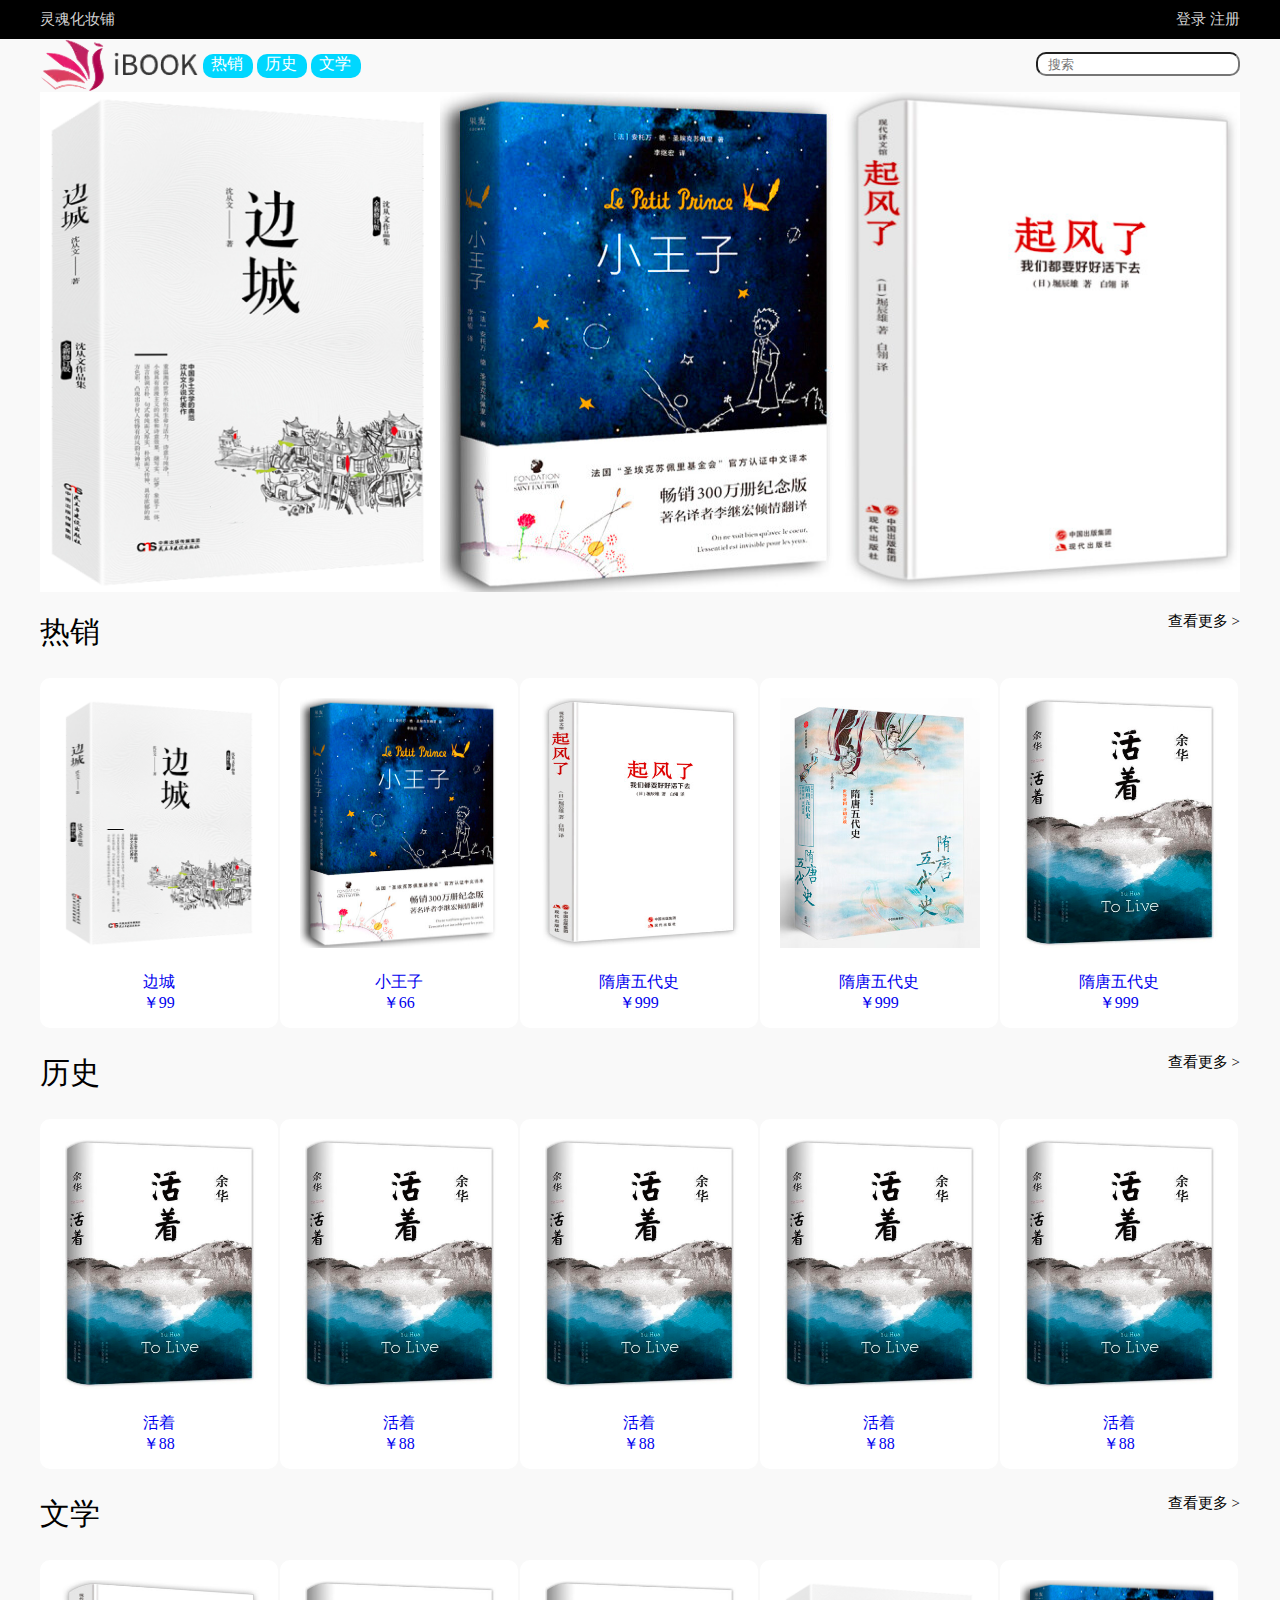
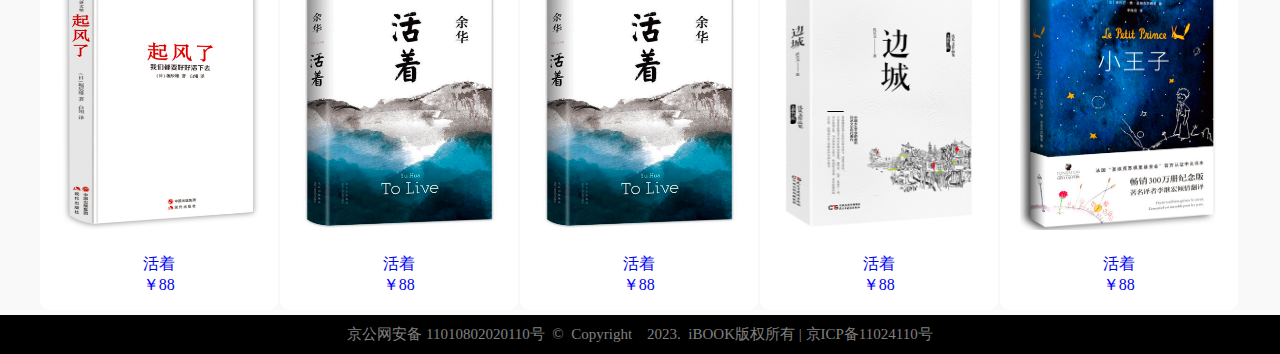
<file: src/main/resources/static/index.html>
<!DOCTYPE html>
<html>
	<head>
		<meta charset="utf-8">
		<title>灵魂化妆铺</title>
		<link rel="shortcut icon" href="favicon.ico" type="image/x-icon">
		<link rel="stylesheet" href="css/index.css">
	</head>
	<body>
		<div id="header">
			<div>
				<span id="left">灵魂化妆铺</span>
				<span id="right" style="float: right;">
					<a href="login.html">登录</a>
					<a href="register.html">注册</a>
				</span>
			</div>
		</div>
		<div id="main">
			<div id="m1">
				<span>
					<img src="img/logo.png" a	lt="" style="vertical-align: middle;">
					<a href="">热销</a>
					<a href="">历史</a>
					<a href="">文学</a>
				</span>
				<span style="float:right;padding-top: 13px;">
					<input type="text" placeholder="搜索" style="width:200px;height: 20px;border-radius: 10px;text-indent: 10px;">
				</span>
			</div>
			<div id="m2">
				<img src="img/1.png" alt="">
				<img src="img/2.png" alt="">
				<img src="img/3.png" alt="">
			</div>
			<div id="m3" class="type">
				<div class="title">
					<span>热销</span>
					<a href="#">查看更多 > </a>
				</div>
				<div class="content">
					<table border="0" cellpadding="0" cellspacing="0" width="100%">
						<tr>
							<td>
								<a href="#">
									<img src="img/1.png" alt="">
									<div>边城</div>
									<div>￥99</div>
								</a>
							</td>
							<td>
								<a href="#">
									<img src="img/2.png" alt="">
									<div>小王子</div>
									<div>￥66</div>
								</a>
							</td>
							<td>
								<a href="#">
									<img src="img/3.png" alt="">
									<div>隋唐五代史</div>
									<div>￥999</div>
								</a>
							</td>
							<td>
								<a href="#">
									<img src="img/4.png" alt="">
									<div>隋唐五代史</div>
									<div>￥999</div>
								</a>
							</td>
							<td>
								<a href="#">
									<img src="img/5.png" alt="">
									<div>隋唐五代史</div>
									<div>￥999</div>
								</a>
							</td>
						</tr>
					</table>
				</div>
			</div>
			<div id="m4" class="type">
				<div class="title">
					<span>历史</span>
					<a href="#">查看更多 > </a>
				</div>
				<div class="content">
					<table border="0" cellpadding="0" cellspacing="0" width="100%">
						<tr>
							<td>
								<a href="#">
									<img src="img/5.png" alt="">
									<div>活着</div>
									<div>￥88</div>
								</a>
							</td>
							<td>
								<a href="#">
									<img src="img/5.png" alt="">
									<div>活着</div>
									<div>￥88</div>
								</a>
							</td>
							<td>
								<a href="#">
									<img src="img/5.png" alt="">
									<div>活着</div>
									<div>￥88</div>
								</a>
							</td>
							<td>
								<a href="#">
									<img src="img/5.png" alt="">
									<div>活着</div>
									<div>￥88</div>
								</a>
							</td>
							<td>
								<a href="#">
									<img src="img/5.png" alt="">
									<div>活着</div>
									<div>￥88</div>
								</a>
							</td>
						</tr>
					</table>
				</div>
			</div>
			<div id="m5" class="type">
				<div class="title">
					<span>文学</span>
					<a href="#">查看更多 > </a>
				</div>
				<div class="content">
					<table border="0" cellpadding="0" cellspacing="0" width="100%">
						<tr>
							<td>
								<a href="#">
									<img src="img/3.png" alt="">
									<div>活着</div>
									<div>￥88</div>
								</a>
							</td>
							<td>
								<a href="#">
									<img src="img/5.png" alt="">
									<div>活着</div>
									<div>￥88</div>
								</a>
							</td>
							<td>
								<a href="#">
									<img src="img/5.png" alt="">
									<div>活着</div>
									<div>￥88</div>
								</a>
							</td>
							<td>
								<a href="#">
									<img src="img/1.png" alt="">
									<div>活着</div>
									<div>￥88</div>
								</a>
							</td>
							<td>
								<a href="#">
									<img src="img/2.png" alt="">
									<div>活着</div>
									<div>￥88</div>
								</a>
							</td>
						</tr>
					</table>
				</div>
			</div>
		</div>
		<div id="footer">
			京公网安备 11010802020110号 © Copyright 2023. iBOOK版权所有 | 京ICP备11024110号
		</div>
	</body>
</html>
</file>
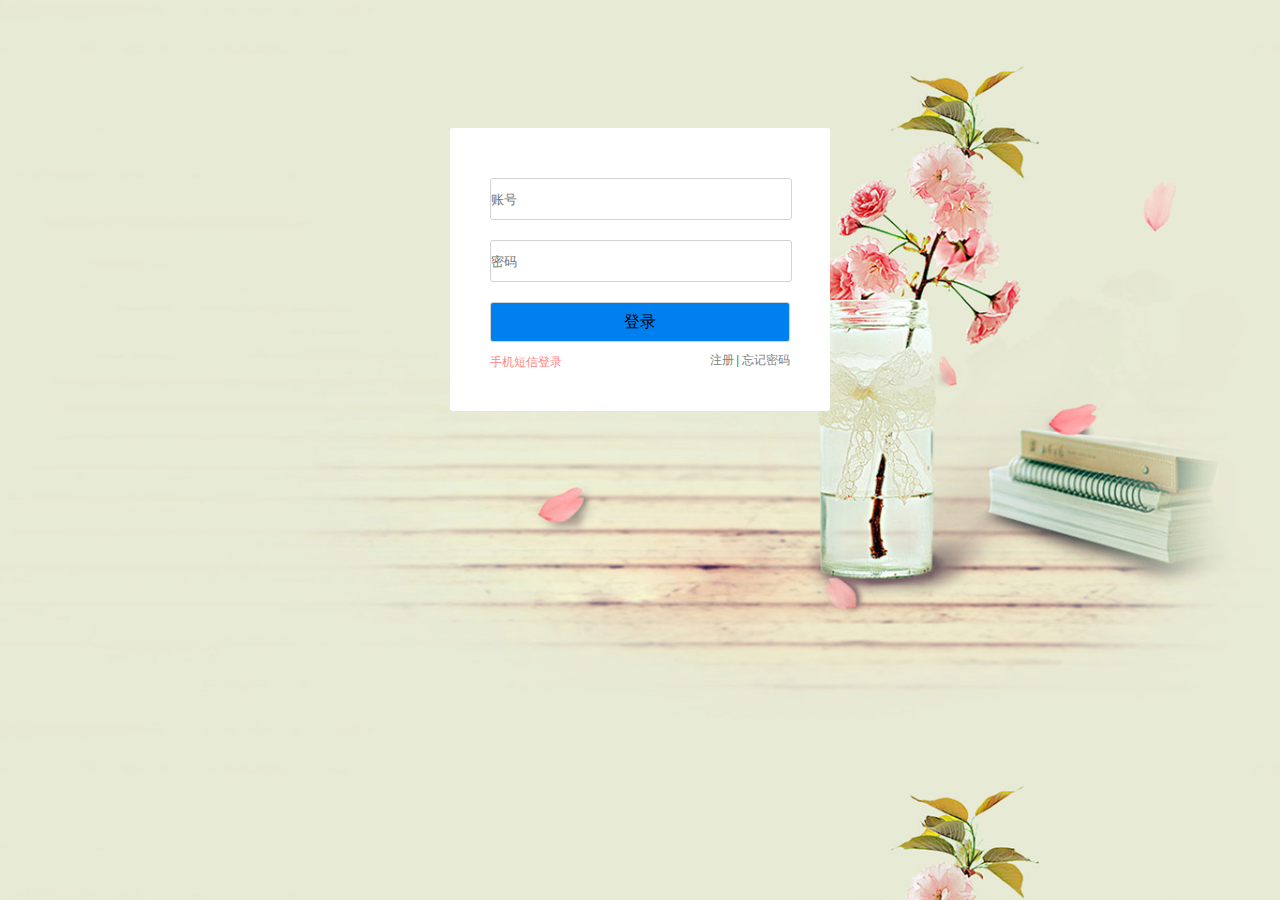
<file: src/main/resources/static/login.html>
<!DOCTYPE html>
<html>
<head>
	<meta charset="UTF-8">
	<link rel="shortcut icon" href="favicon.ico" type="image/x-icon" />
	<link rel="stylesheet" type="text/css" href="css/loginRegister.css"/>
	<title>iBOOK-登录</title>
</head>
<body style="background-image: url(img/loginBkg.jpg); background-size: cover;" >
	<form name="form1" id="form1">
		<p>
			<input type="text" v-model="user.yhm" id="yhm" placeholder="账号" @blur="checkYhm()"/>
		</p>
		<p>
			<input type="password" v-model="user.pwd" id="pwd" placeholder="密码" @blur="checkPwd()"/>
		</p>
		<p>
			<input type="button" value="登录" id="login" @click="doLogin()"/>
		</p>
		<p>
			<a href="#" id="left">手机短信登录</a>
			<span id="right">
				<a href="register.html">注册</a> |
				<a href="#">忘记密码</a>
			</span>
		</p>
	</form>
</body>
<script src="js/common/vue.js"></script>
<script src="js/common/axios.min.js"></script>
<script src="js/login.js"></script>
</file>
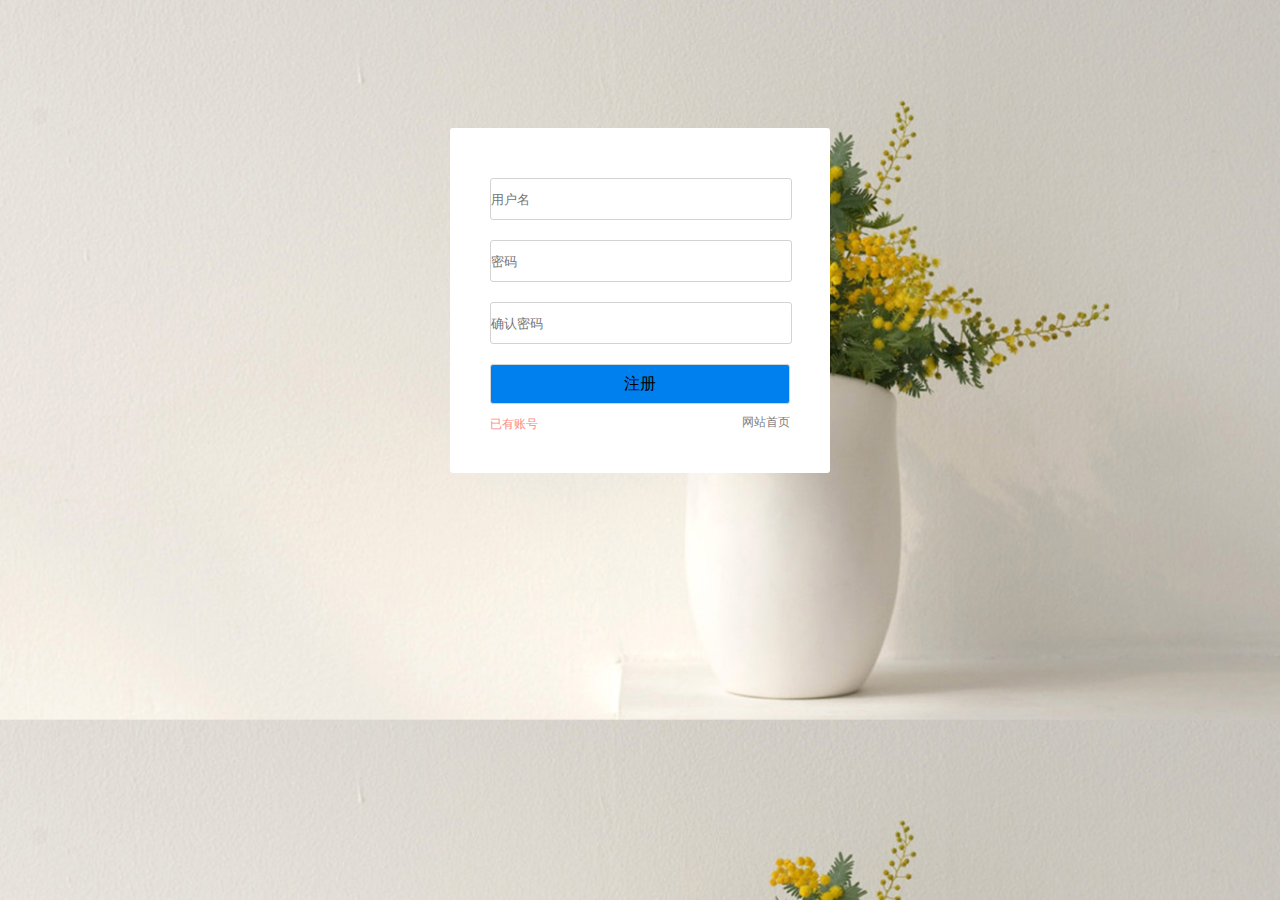
<file: src/main/resources/static/register.html>
<!DOCTYPE html>
<html>
<head>
	<meta charset="UTF-8">
	<link rel="shortcut icon" href="favicon.ico" type="image/x-icon" />
	<link rel="stylesheet" type="text/css" href="css/loginRegister.css"/>
	<title>iBOOK-注册</title>
</head>
<body style="background-image: url(img/registerBkg.jpg); background-size: cover;" >
	<form id="form1">
		<p>
			<input type="text" id="yhm" v-model="yhm" placeholder="用户名" @blur="checkYhm()"/>
		</p>
		<p>
			<input type="password" id="pwd" v-model="pwd" placeholder="密码" @blur="checkPwd()"/>
		</p>
		<p>
			<input type="password" id="pwd2" v-model="pwd2" placeholder="确认密码" @blur="checkPwd2()" />
		</p>
		<p>
			<input type="button" value="注册" id="register" @click="doRegister()"/>
		</p>
		<p>
			<a href="login.html" id="left">已有账号</a>
			<span id="right">
				<a href="index.html">网站首页</a>
			</span>
		</p>
	</form>
	<script src="js/common/vue.js"></script>
	<script src="js/common/axios.min.js"></script>
	<script src="js/register.js"></script>
</body>
</file>
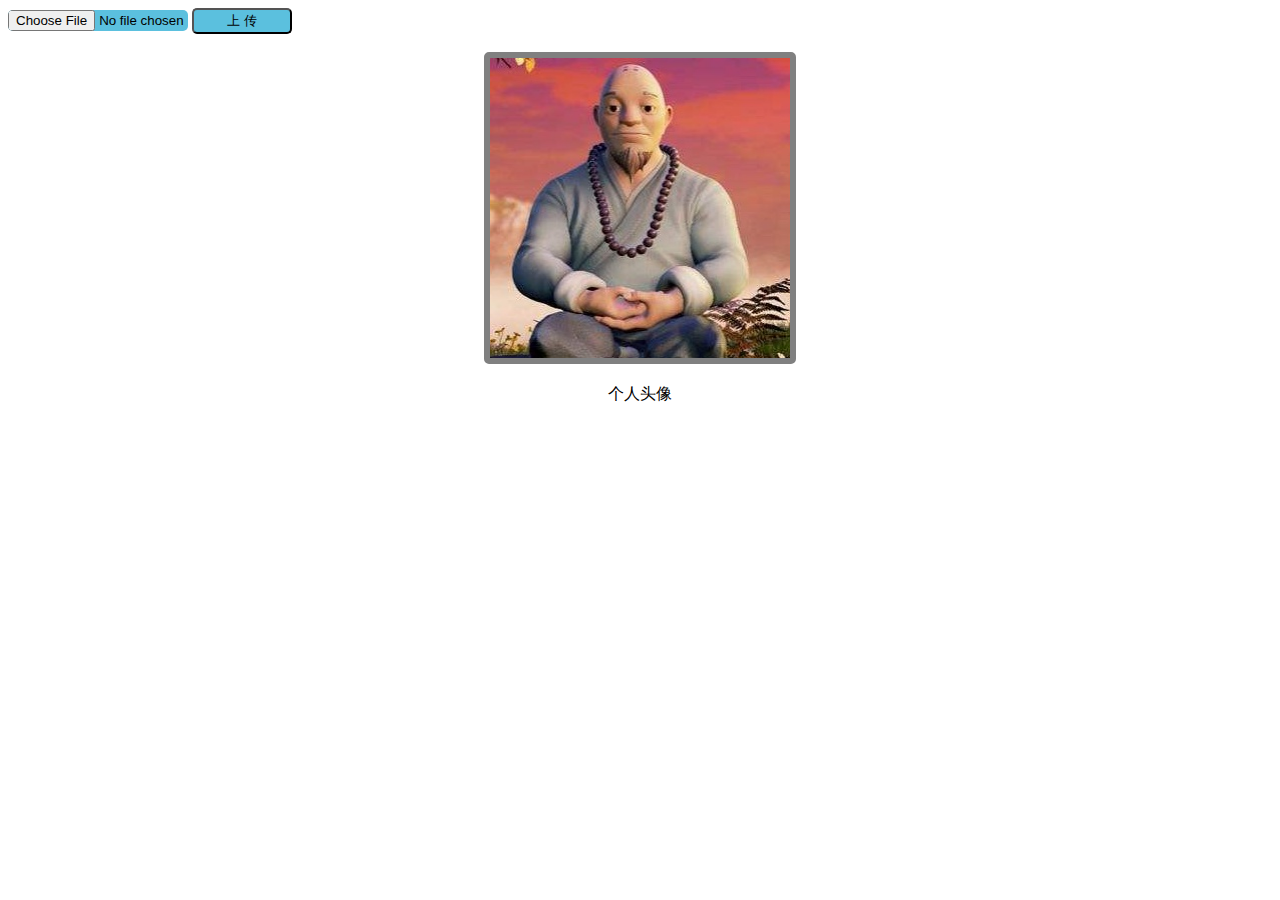
<file: src/main/resources/static/pages_admin/accountYhtx.html>
<!DOCTYPE html>
<html>
<head>
	<meta http-equiv="Content-Type" content="text/html; charset=UTF-8">
	<title>头像上传</title>
	<style>
		input{border-radius:5px;background-color:#5BC0DE}
		#pic{width:180px;}
		#upload{width:100px;padding:2px 25px}
		#upload:hover{cursor: pointer}
		#showInfo{color:red}
		#box{text-align:center;margin:auto}
		#yhtx{width:300px;height:300px;border-radius:5px;border:solid 6px gray;}
	</style>
</head>
<body>
	<div id="panel">
		<form enctype="multipart/form-data" name="form1">
			<input type="file" name="yhtx" id="pic" accept="image/*" />
			<input type="button" value="上 传" id="upload"/>
		</form>
		<div id="showInfo">&nbsp;</div>
		<div id="box">
			<img id="yhtx" src="img/admin.jpg" alt="个人头像" >
			<p>个人头像</p>
		</div>
	</div>
</body>
<script src="../js/common/jquery-1.10.0.min.js"></script>
<script src="../js/common/axios.min.js"></script>
<script>
window.onload = function(){
	// 获取在【登录】时存放在 sessionStorage 中的信息
	let userJson = sessionStorage.getItem("userJson");
	let user = JSON.parse(userJson);
	if(user != null && user.yhtx !='' && user.yhtx != null){
		$("#yhtx").attr("src","/iBook/upload/"+user.yhtx);
	}

	<!-- 方式1：jQuery ajax -->
	$("#upload").click(function(){
		// Ajax 请求上传文件
		$.ajax({
			type:"POST",
			url:"/iBook/pic/"+user.yhbh,
			data:new FormData(form1),		// 提交数据
			processData: false,  			// 告诉jQuery不要去处理发送的数据
			contentType: false,   			// 告诉jQuery不要去设置Content-Type请求头
			success:function(fileName){
				if(fileName != null && fileName != ""){
					// 上传成功，显示图片
					$("#yhtx").attr("src","/iBook/upload/"+fileName);

					// 更新 sessionStorage 中的用户头像
					user.yhtx = fileName;
					sessionStorage.setItem("userJson",JSON.stringify(user));

					// 更新父窗口左上角的图像
					let p = window.parent;	// 获取当前窗体（iframe）的父窗体（admin.html）
					p.document.getElementById("yhtx").src = "/iBook/upload/"+fileName;
				}else{
					$("#showInfo").html("上传失败")
				}
			}
		});
	});

	<!-- 方式2：axios ajax-->
	/*document.getElementById("upload").onclick = function(){
		// Ajax 请求上传文件
		let url = "/iBook/file?yhbh="+user.yhbh
		let formData = new FormData(form1);
		axios.post(url,formData).then(res => {
			let fileName = res.data;

			if(fileName != null && fileName != ""){
				// 上传成功，显示图片
				$("#yhtx").attr("src","/iBook/upload/"+fileName);
			}else{
				$("#showInfo").html("上传失败")
			}
		});
	}*/
}
</script>
</html>
</file>
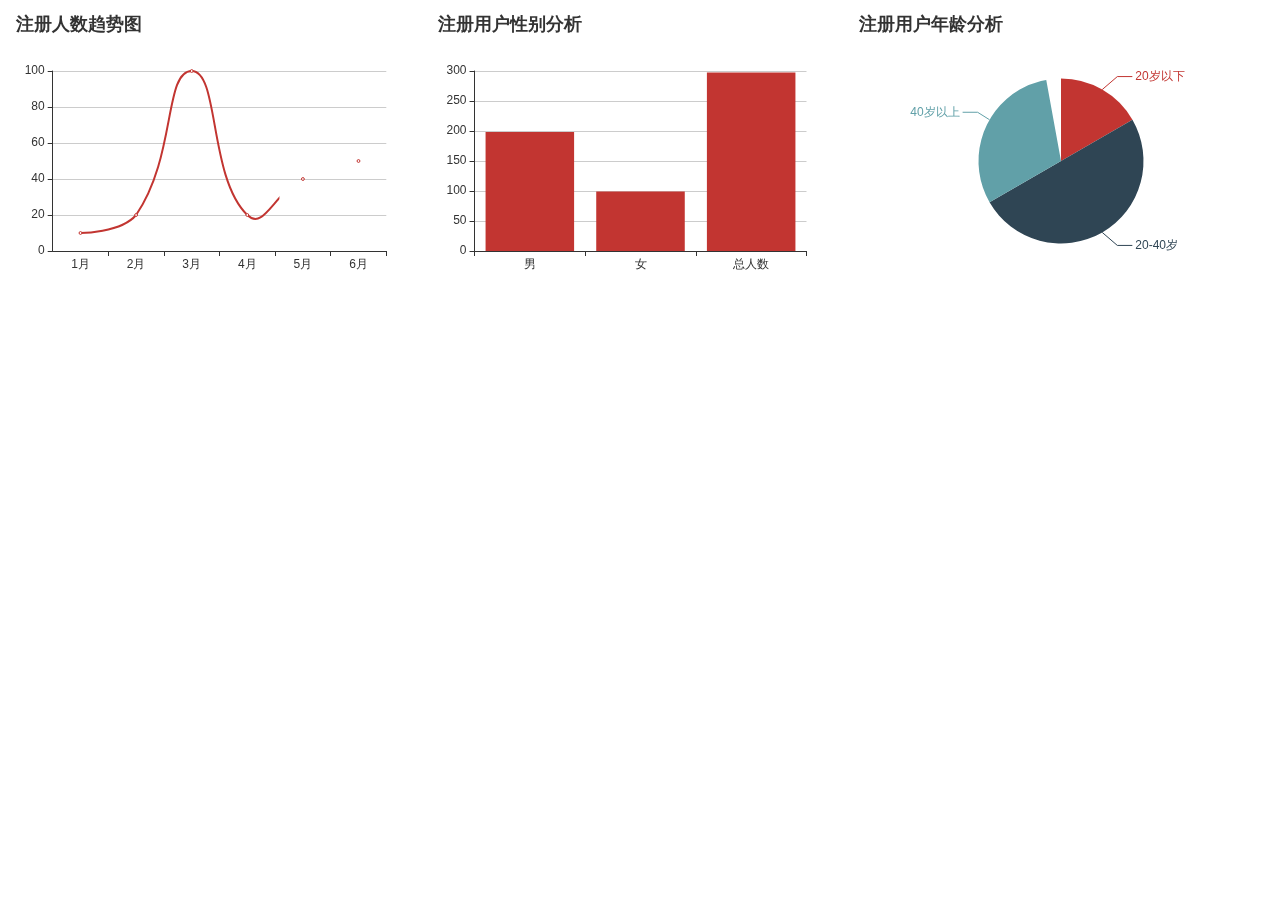
<file: src/main/resources/static/pages_admin/dataIndex.html>
<!DOCTYPE html>
<html>
<head>
	<meta charset="UTF-8">
</head>
<body>
	<table width="100%">
		<tr>
			<td width="33%">
				<div id="chart1" style="width: 100%;height:300px;"></div>
			</td>
			<td  width="33%">
				<div id="chart2" style="width: 100%;height:300px;"></div>
			</td>
			<td  width="33%">
				<div id="chart3" style="width: 100%;height:300px;"></div>
			</td>
		</tr>
	</table>
</body>
<script type="text/javascript" src="../js/common/echarts.min.js" ></script>
<!-- <script src="https://cdn.staticfile.org/echarts/4.4.0/echarts.min.js"></script> -->
<script>
	let chart1 = echarts.init(document.getElementById('chart1'));
	let option1 = {
		title:{
			text:"注册人数趋势图"
		},
	    xAxis: {
	        data: ['1月', '2月', '3月', '4月', '5月', '6月']
	    },
	    yAxis: {
	        type: 'value'
	    },
	    series: [{
	        data: [10, 20, 100, 20, 40, 50],
	        type: 'line',
	        smooth: true
	    }]
	}
	chart1.setOption(option1);
</script>
<script>
	var chart2 = echarts.init(document.getElementById('chart2'));
	var option2 = {
		title:{
			text:"注册用户性别分析"
		},
	    xAxis: {
	        type: 'category',
	        data: ['男','女','总人数']
	    },
	    yAxis: {
	        type: 'value'
	    },
	    series: [{
	        data: [200, 100, 300],
	        type: 'bar'
	    }]
	}
	chart2.setOption(option2);
</script>
<script>
	var chart3 = echarts.init(document.getElementById('chart3'));
	var option3 = {
		title:{
			text:"注册用户年龄分析"
		},
	    series: [{
	       	type: 'pie',
            radius: '55%',
            data:[
                {name:'20岁以下', value:50},
                {name:'20-40岁', value:150},
                {name:'40岁以上', value:100}
            ]
	    }]
	}
	chart3.setOption(option3);
</script>
</html>
</file>
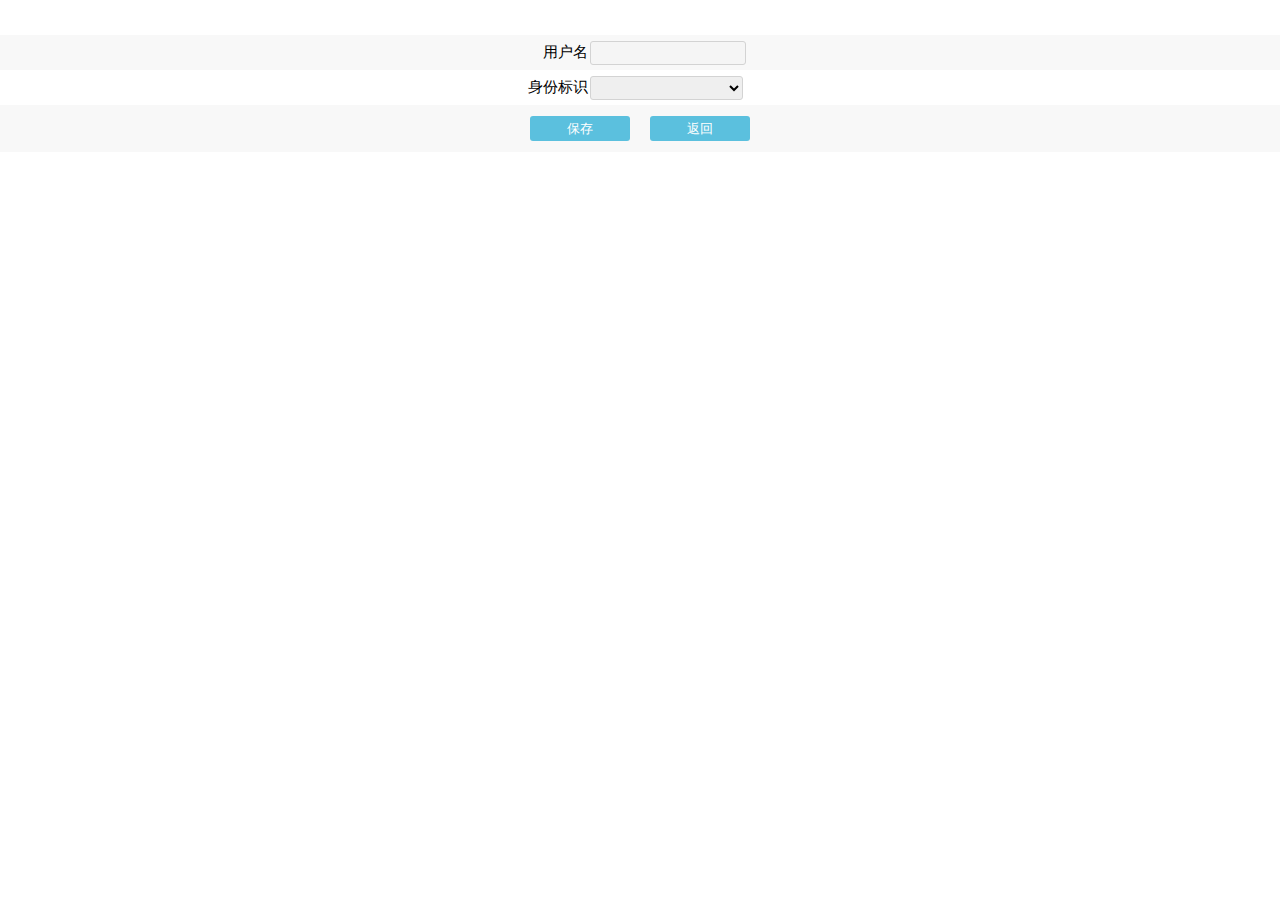
<file: src/main/resources/static/pages_admin/userUpdate.html>
<!DOCTYPE html>
<html>
<head>
	<meta charset="UTF-8">
	<title>修改用户</title>
	<link rel="stylesheet" type="text/css" href="css/adminContent.css" />
</head>
<body>
	<div class="body" id="panel">
		<form name="form1">
			<table width="100%" cellspacing="0">
				<tr><td colspan="2" style="text-align: center;color: red;" v-html="tipMsg"></td></tr>
				<tr>
					<td style="width:46%">用户名</td>
					<td><input v-model="yhm" disabled/></td>
				</tr>
				<tr>
					<td>身份标识</td>
					<td>
						<select v-model="yhsf">
							<option value="3">买家</option>
							<option value="2">普通管理员</option>
						</select>
					</td>
				</tr>
				<tr>
					<td colspan="2" id="btnPanel">
						<input type="button" value="保存" @click="doAdd()"/>
						<input type="button" value="返回" @click="goBack()"/>
					</td>
				</tr>
			</table>
		</form>
	</div>
</body>
<script src="../js/common/vue.js"></script>
<script src="../js/common/axios.min.js"></script>
<script src="js/userUpdate.js"></script>
</html>
</file>
<file: src/main/resources/static/css/index.css>
@import url(global.css);

body{
	background-color: #F9F9F9;
}

#header{
	background-color: black;
	font-size: 15px;
}
#header>div{
	width: 1200px;
	padding: 10px 0;
	margin: auto;
	color: lightgray;
}
#header a{
	color: lightgray;
}
#left:hover{
	color: blue;
}
#right a:hover{
	color:blue;
}

#main{
	width: 1200px;
	margin: auto;	/*居于父容器中间*/
}
#m1 > span > a{
	background-color: #00D7FF;
	width: 50px;
	display: inline-block;
	border-radius: 10px;	/** 圆角边框 */
	padding-bottom: 3px;
	text-indent: 8px;
	color: white;
}
#m1 > span > a:hover{
	color: blue;
}
#m1 > span > a:nth-child(1){
	background-color: red;
}

#m2{
	height: 500px;
}
#m2 img{
	width: 400px;
	height: 500px;
	float: left;
}

.type .title{
	padding: 20px 0;
}

.title span{
	font-size: 30px;
}
.title a{
	float: right;
	font-size: 15px;
	color: black;
}
.title a:hover{
	color: red;
}

.content td>a{
	width: 99%;
	height: 350px;
	background-color: white;
	display: inline-block;
	border-radius: 10px;
	margin: 5px 0;
}

.content td > a:hover{
	opacity: 0.8;		/* 透明效果，取值 0~1，0全透明，1不透明 */
	color: red;
}

.content td> a > img{
	width: 200px;
	height: 250px;
	padding: 20px;
}

.content td> a > img ~ div{
	text-align: center;
}

#footer{
	padding: 10px;
	background-color: black;
	color: gray;
	text-align: center;
	font-size: 15px;
}
</file>
<file: src/main/resources/static/css/loginRegister.css>
@import url("global.css");

form{
	width: 300px;
	margin: 10% auto 0;
	padding: 40px;
	background-color: white;
	border-radius: 3px;
}

input{
	height: 40px;
	width: 300px;
	border: 1px solid lightgray;
	margin: 10px 0;
	border-radius: 3px;
}

input[type='button']{
	font-size: 16px;
	background-color: #0080EE;
	cursor: pointer;
}

#left{
	color:#FF8785;
	font-size: 12px;
}

#right{
	float: right;
	font-size: 12px;
}
#right a{
	color: gray;
}
</file>
<file: src/main/resources/static/pages_admin/css/adminContent.css>
@import url("adminGlobal.css");

#contentPanel{
	font-family: "Consolas","courier new";
}

.search,
.content{
	/*box-shadow: 10px 10px 5px #888888;*/	/*阴影*/
	background-color: white;
}

.space{
	/*height: 15px;*/
}

.head{
	height: 20px;
	background-color: #34495E;
	color:white;
	padding: 10px;
}

.refresh,
.showHide{
	width: 30px;
	float:right;
	text-align: center;
	color:#8CB5EF;
	cursor: pointer;
}

/*-----------table表格 + form表单: begin----------*/
table tr{
	height: 35px;
	text-align: center;
	word-break: keep-all;
}

table tr:nth-child(even){/*偶数行背景色*/
	background-color: #F8F8F8;
}

td > span{
	color:red;
}

form table tr td:nth-child(odd){/*奇数列*/
	text-align: right;
	/*color:#F1AF00;*/
}
form table tr td:nth-child(even){/*偶数列*/
	text-align: left;
}

form table tr td#btnPanel{
	text-align: center;
}


table tr a{
	text-decoration: none;
	color: white;
	background-color: #5BC0DE;
	padding:3px 20px;
	border-radius: 3px;
}

input{
	width: 150px;
	height: 20px;
	border-radius: 3px;
	border:1px solid lightgrey;
}

select{
	width: 153px;
	height: 24px;
	border-radius: 3px;
	border:1px solid lightgrey;
}

/*按钮*/
input[type='button'],
input[type='submit'],
input[type='reset'],
button{
	width: 100px;
	height: 25px;
	border: none;
	background-color: #5BC0DE;
	color:white;
	cursor: pointer;
	margin:10px;
}

input:focus,
select:focus{
	border-color:darkgrey;
}

table tr a:hover{
	color:black;
	cursor:pointer;
}
input:hover{
	color:black;
}

input[readonly="readonly"]:hover{
	border:1px solid lightgrey;
}

table tr a[href='#']:hover{
	color:white;
	cursor:default;
}
/*-----------table表格 + form表单: end----------*/

/*------------[修改窗口] 样式设置 : begin----------*/
#updateWindow{
	display:none;
	background-color: white;
	border: solid 1px black;
	border-radius: 5px;
	width: 400px;
	position: fixed;
	top: 30%;
	left: 30%;
	box-shadow: 7px 7px 5px #888888;
}
#updateWindow #title{
	background-color: #5BC0DE;
	height: 28px;
	color:white
}
#updateWindow #titleTxt{
	float: left;
	padding:5px 10px;
}
#updateWindow #titleClose{
	float:right;
	padding: 5px 20px;
	cursor:pointer
}
#updateWindow #titleClose:hover{
	background-color: lightgray;
}
/*------------[修改窗口] 样式设置 : end ----------*/
</file>
